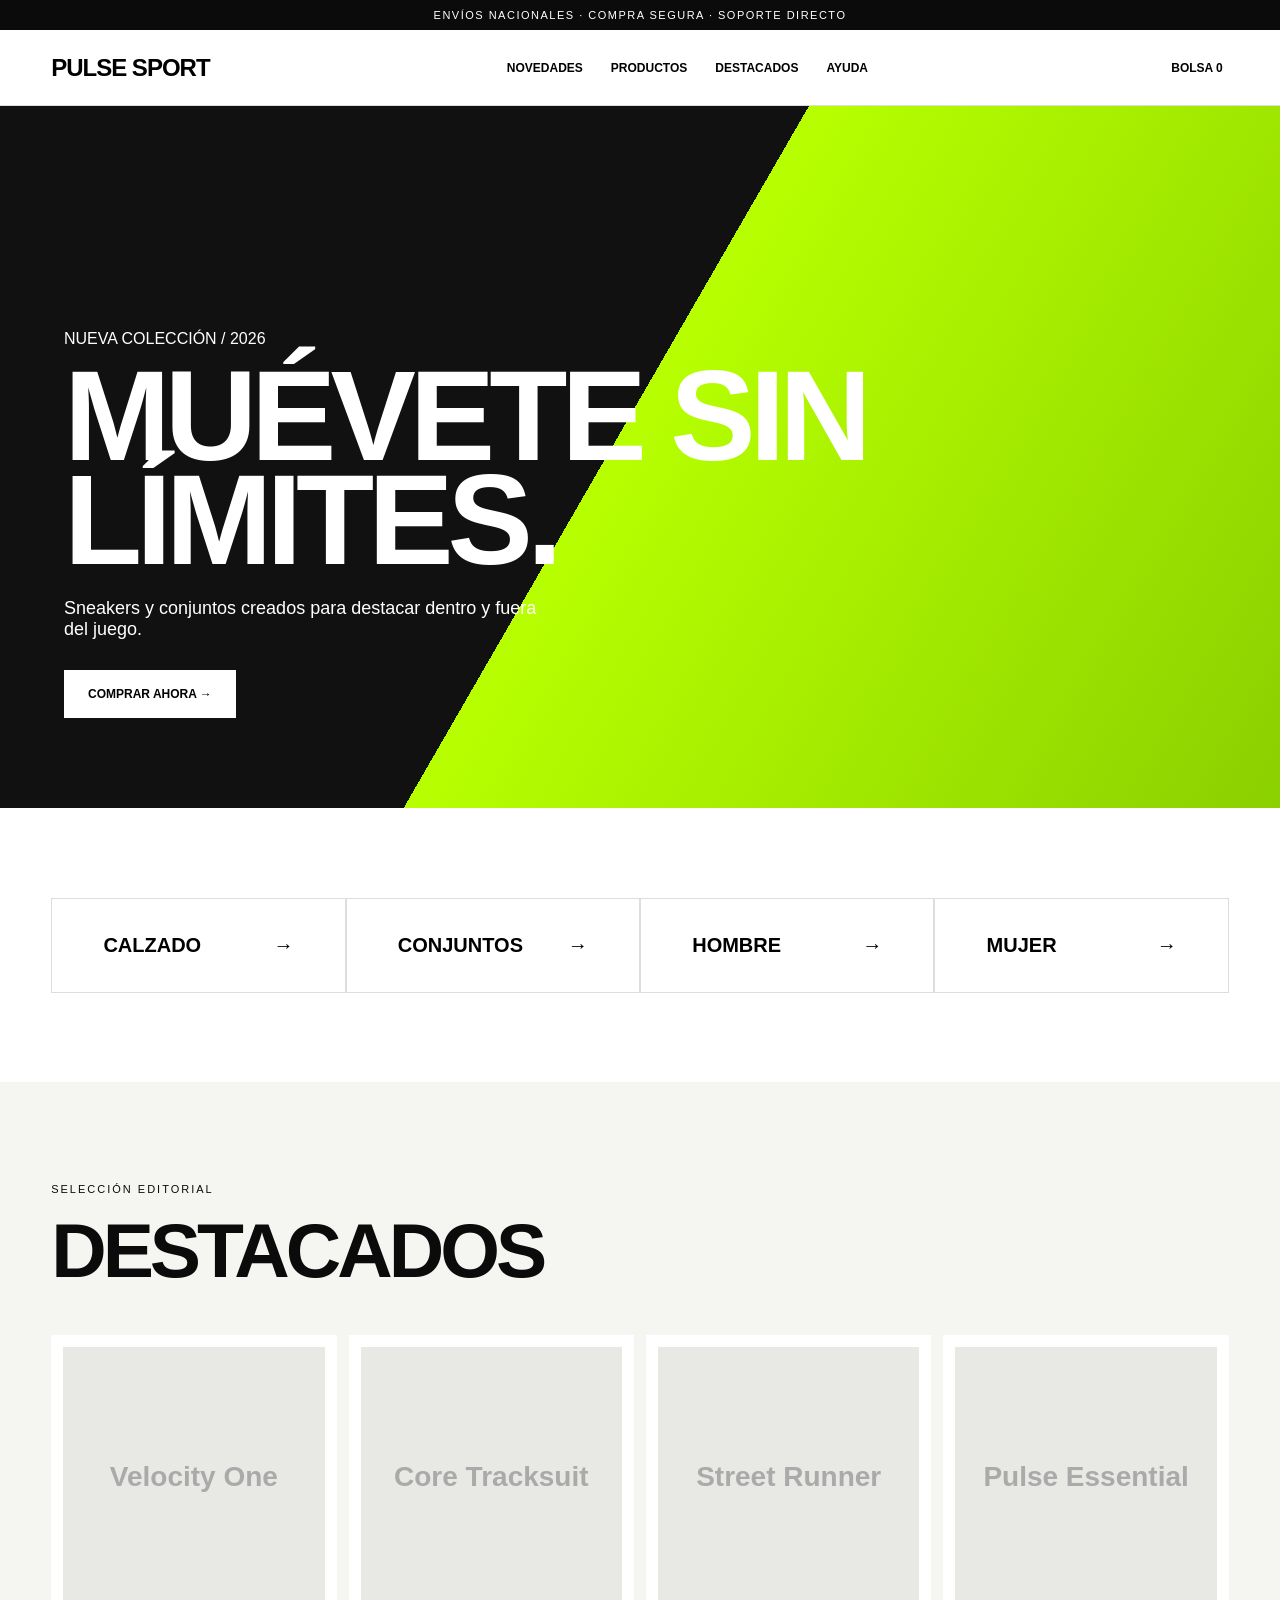
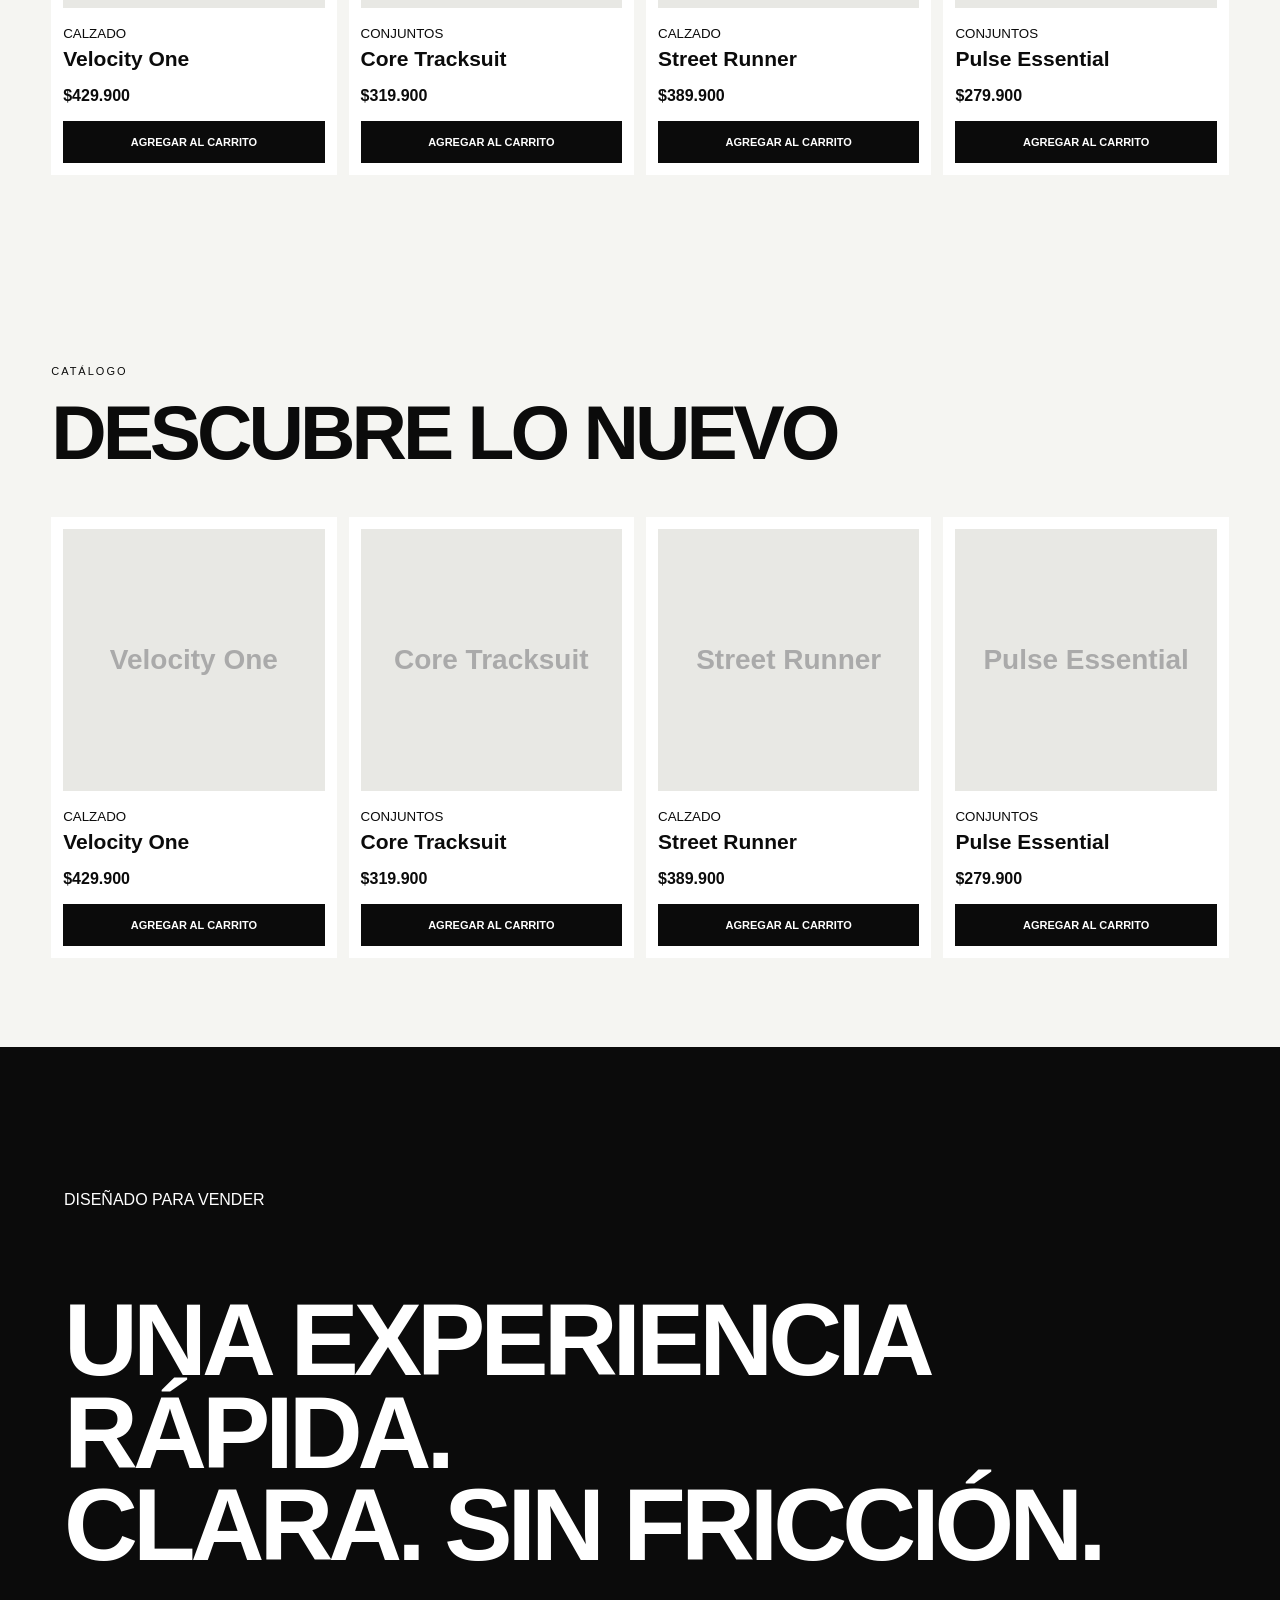
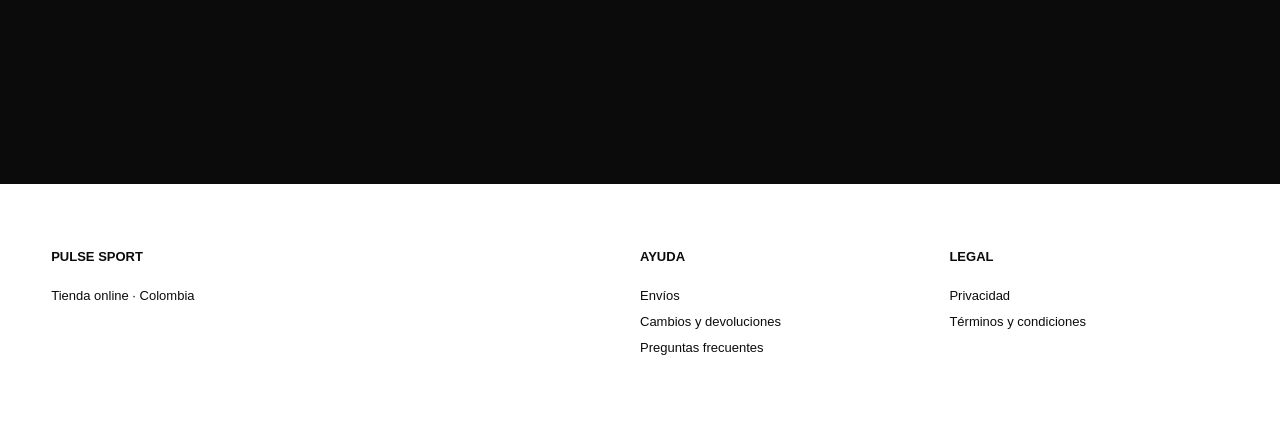
<file: index.html>
<!doctype html><html lang="es"><head><meta charset="utf-8"><meta name="viewport" content="width=device-width,initial-scale=1"><title>PULSE SPORT</title><link rel="stylesheet" href="style.css"></head>
<body><div class="announce">ENVÍOS NACIONALES · COMPRA SEGURA · SOPORTE DIRECTO</div>
<header><a class="logo" href="#">PULSE SPORT</a><nav><a href="#productos">NOVEDADES</a><a href="#productos">PRODUCTOS</a><a href="#destacados">DESTACADOS</a><a href="#footer">AYUDA</a></nav><button class="bag" onclick="openCart()">BOLSA <b id="count">0</b></button></header>
<main><section class="hero"><div><p>NUEVA COLECCIÓN / 2026</p><h1>MUÉVETE SIN LÍMITES.</h1><span>Sneakers y conjuntos creados para destacar dentro y fuera del juego.</span><a href="#productos">COMPRAR AHORA →</a></div></section>
<section class="cats"><a href="#productos">CALZADO<span>→</span></a><a href="#productos">CONJUNTOS<span>→</span></a><a href="#productos">HOMBRE<span>→</span></a><a href="#productos">MUJER<span>→</span></a></section>
<section id="destacados"><div class="head"><p>SELECCIÓN EDITORIAL</p><h2>DESTACADOS</h2></div><div class="grid"><article class="card"><div class="ph">Velocity One</div><small>CALZADO</small><h3>Velocity One</h3><p>$429.900</p><button onclick="add('Velocity One')">AGREGAR AL CARRITO</button></article><article class="card"><div class="ph">Core Tracksuit</div><small>CONJUNTOS</small><h3>Core Tracksuit</h3><p>$319.900</p><button onclick="add('Core Tracksuit')">AGREGAR AL CARRITO</button></article><article class="card"><div class="ph">Street Runner</div><small>CALZADO</small><h3>Street Runner</h3><p>$389.900</p><button onclick="add('Street Runner')">AGREGAR AL CARRITO</button></article><article class="card"><div class="ph">Pulse Essential</div><small>CONJUNTOS</small><h3>Pulse Essential</h3><p>$279.900</p><button onclick="add('Pulse Essential')">AGREGAR AL CARRITO</button></article></div></section><section id="productos"><div class="head"><p>CATÁLOGO</p><h2>DESCUBRE LO NUEVO</h2></div><div class="grid"><article class="card"><div class="ph">Velocity One</div><small>CALZADO</small><h3>Velocity One</h3><p>$429.900</p><button onclick="add('Velocity One')">AGREGAR AL CARRITO</button></article><article class="card"><div class="ph">Core Tracksuit</div><small>CONJUNTOS</small><h3>Core Tracksuit</h3><p>$319.900</p><button onclick="add('Core Tracksuit')">AGREGAR AL CARRITO</button></article><article class="card"><div class="ph">Street Runner</div><small>CALZADO</small><h3>Street Runner</h3><p>$389.900</p><button onclick="add('Street Runner')">AGREGAR AL CARRITO</button></article><article class="card"><div class="ph">Pulse Essential</div><small>CONJUNTOS</small><h3>Pulse Essential</h3><p>$279.900</p><button onclick="add('Pulse Essential')">AGREGAR AL CARRITO</button></article></div></section>
<section class="manifest"><p>DISEÑADO PARA VENDER</p><h2>UNA EXPERIENCIA RÁPIDA.<br>CLARA. SIN FRICCIÓN.</h2></section></main>
<footer id="footer"><div><b>PULSE SPORT</b><p>Tienda online · Colombia</p></div><div><b>AYUDA</b><p>Envíos<br>Cambios y devoluciones<br>Preguntas frecuentes</p></div><div><b>LEGAL</b><p>Privacidad<br>Términos y condiciones</p></div></footer>
<div class="drawer" id="drawer"><button class="close" onclick="openCart()">×</button><h2>TU BOLSA</h2><div id="items"></div><div class="total">TOTAL <b id="total">$0</b></div><button class="checkout" onclick="checkout()">CONTINUAR AL PAGO</button><small>Checkout preparado para conectar una pasarela real.</small></div><div id="shade" onclick="openCart()"></div>
<script src="app.js"></script></body></html>
</file>
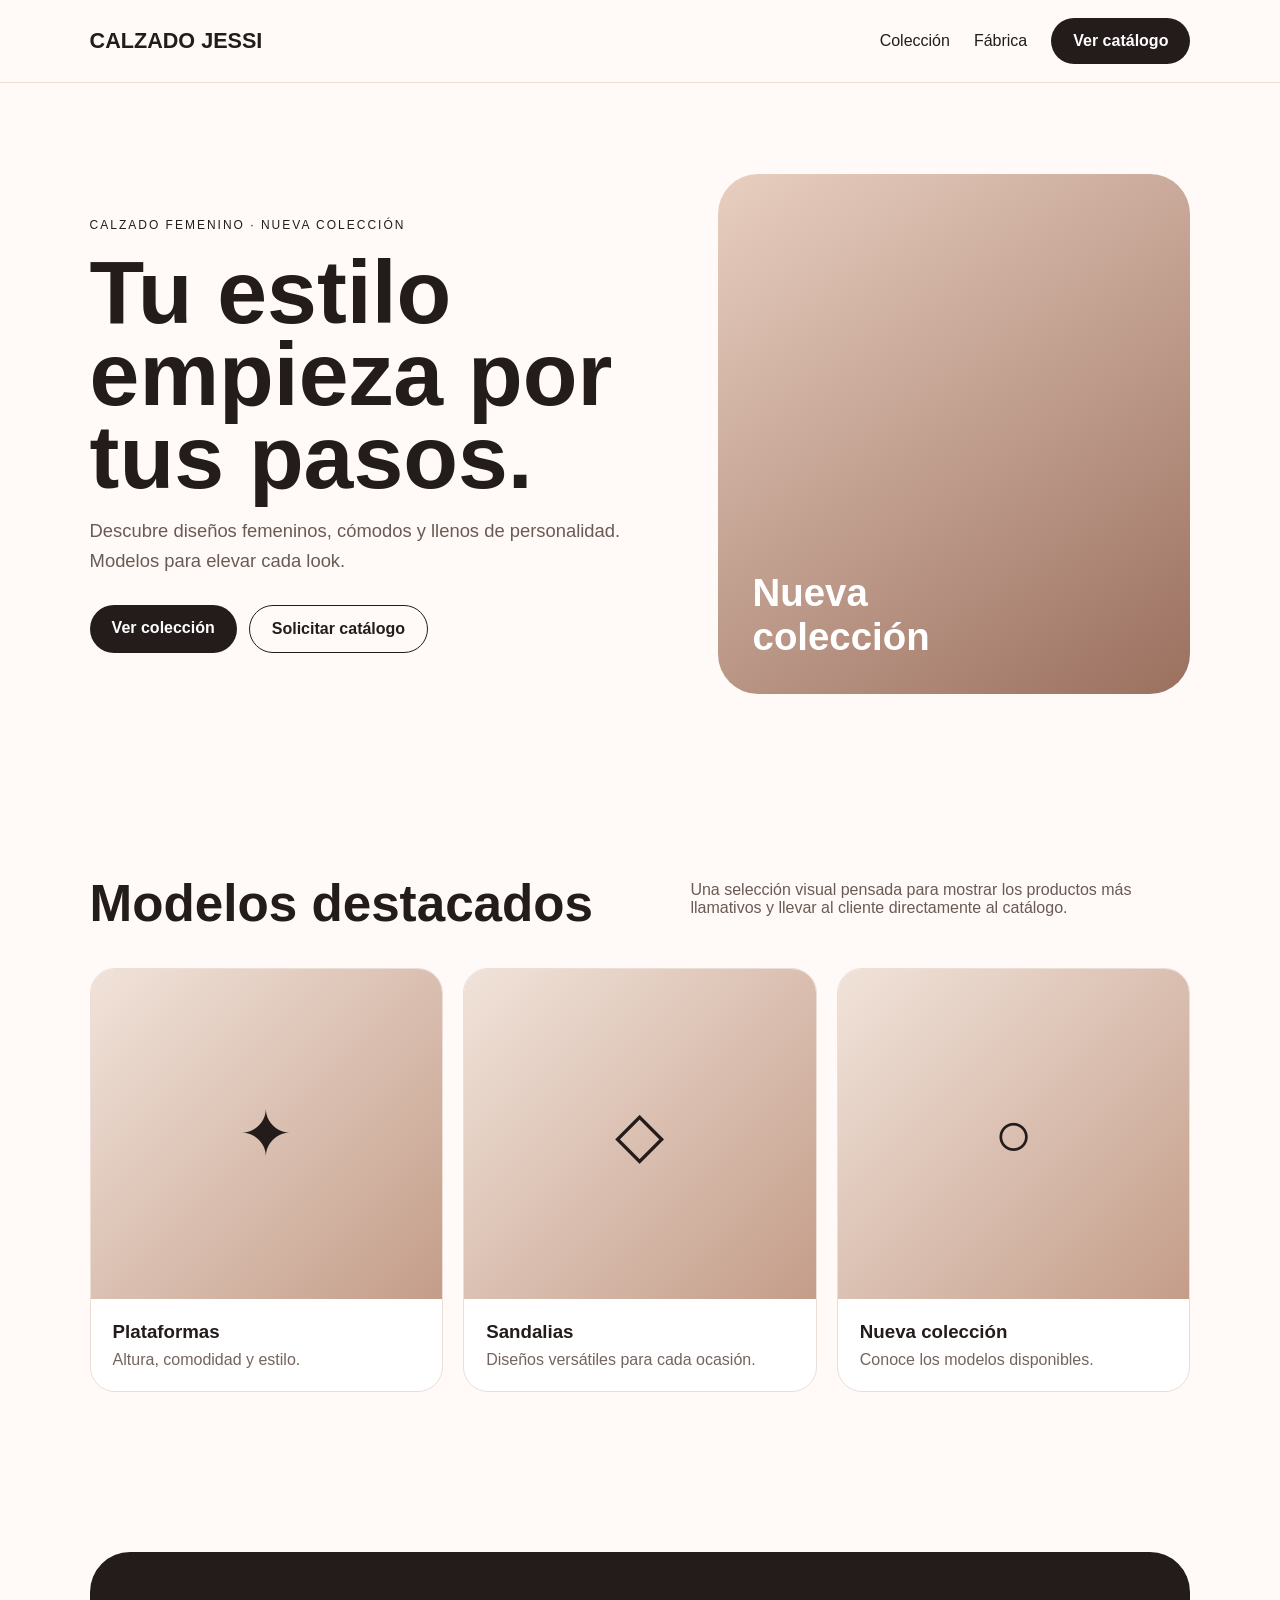
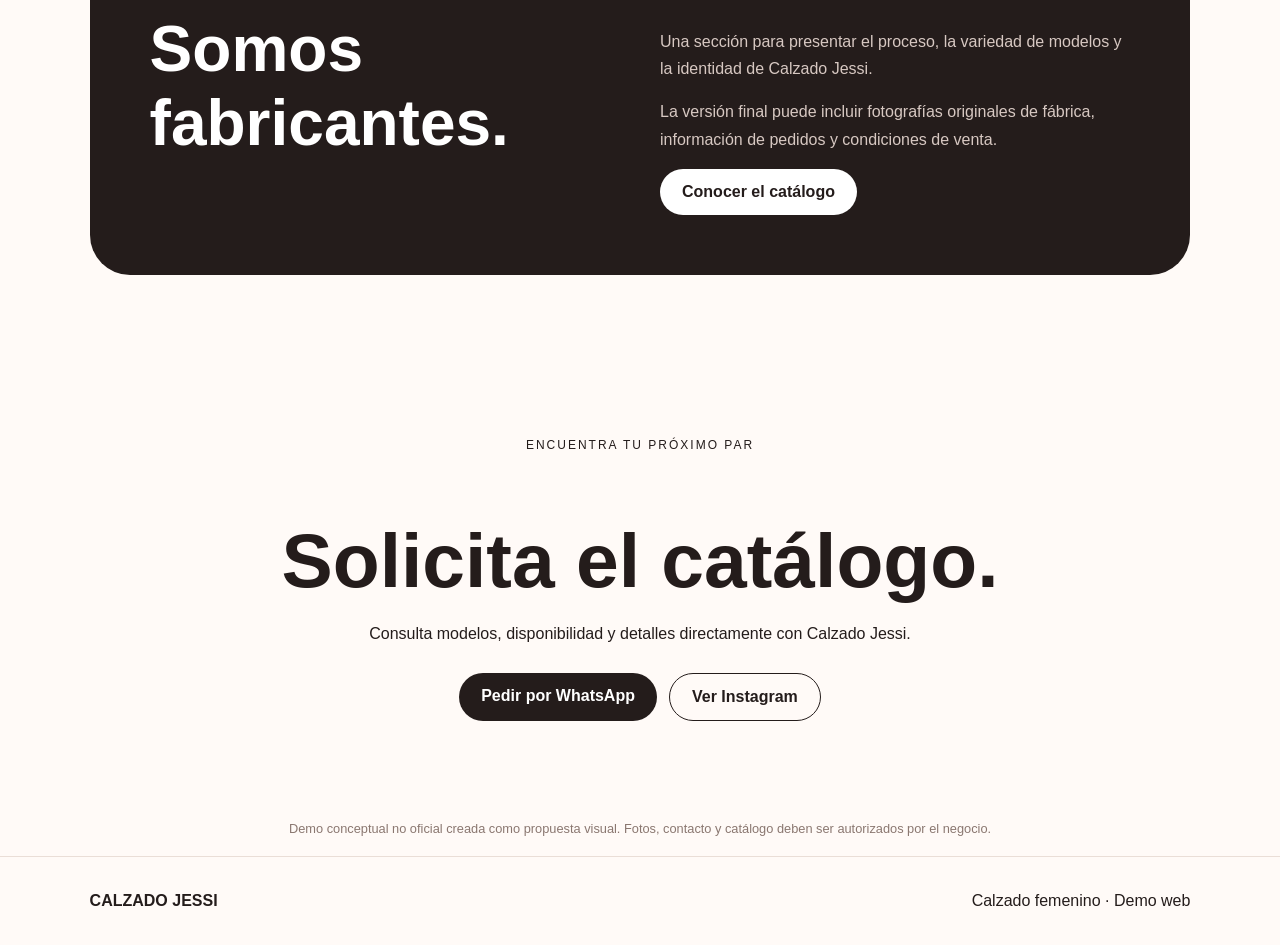
<file: demo_calzado_jessiindex.html>
<!DOCTYPE html>
<html lang="es">
<head>
<meta charset="UTF-8"><meta name="viewport" content="width=device-width,initial-scale=1">
<title>Calzado Jessi | Demo conceptual</title>
<style>
*{box-sizing:border-box}body{margin:0;font-family:Arial,sans-serif;color:#241c1b;background:#fffaf7}a{text-decoration:none;color:inherit}
header{position:sticky;top:0;background:#fffaf7ee;backdrop-filter:blur(10px);display:flex;justify-content:space-between;align-items:center;padding:18px 7%;z-index:5;border-bottom:1px solid #eaded7}
.logo{font-size:1.35rem;font-weight:800}.nav{display:flex;gap:24px;align-items:center}.btn{display:inline-block;padding:14px 22px;border-radius:30px;background:#241c1b;color:white;font-weight:700}.btn.alt{background:transparent;color:#241c1b;border:1px solid #241c1b}
.hero{min-height:78vh;display:grid;grid-template-columns:1.1fr .9fr;align-items:center;padding:70px 7%;gap:50px}
.tag{letter-spacing:2px;text-transform:uppercase;font-size:.75rem}.hero h1{font-size:clamp(3rem,7vw,6.5rem);line-height:.92;margin:18px 0}.hero p{font-size:1.15rem;max-width:560px;line-height:1.6;color:#6a5a55}.actions{display:flex;gap:12px;flex-wrap:wrap;margin-top:30px}
.visual{min-height:520px;border-radius:40px;background:linear-gradient(145deg,#e8cfc0,#9b705f);display:flex;align-items:end;padding:35px;color:white}.visual h2{font-size:2.4rem;margin:0}
section{padding:80px 7%}.section-head{display:flex;justify-content:space-between;align-items:end;gap:20px;margin-bottom:35px}.section-head h2{font-size:clamp(2rem,4vw,3.5rem);margin:0}.section-head p{max-width:500px;color:#6a5a55}
.grid{display:grid;grid-template-columns:repeat(3,1fr);gap:20px}.card{background:white;border-radius:25px;overflow:hidden;border:1px solid #eaded7}.photo{height:330px;background:linear-gradient(135deg,#f1e3da,#c49d89);display:grid;place-items:center;font-size:4rem}.card div:last-child{padding:22px}.card h3{margin:0 0 8px}.card p{margin:0;color:#74645e}
.factory{background:#241c1b;color:white;border-radius:40px;padding:60px;display:grid;grid-template-columns:1fr 1fr;gap:40px}.factory h2{font-size:clamp(2.5rem,5vw,5rem);margin:0}.factory p{line-height:1.7;color:#d7c8c2}
.cta{text-align:center}.cta h2{font-size:clamp(2.5rem,6vw,5rem);margin-bottom:20px}.note{text-align:center;font-size:.8rem;color:#8a7770;padding:20px}
footer{padding:35px 7%;display:flex;justify-content:space-between;border-top:1px solid #eaded7}
@media(max-width:800px){.nav a:not(.btn){display:none}.hero{grid-template-columns:1fr;padding-top:45px}.visual{min-height:380px}.grid{grid-template-columns:1fr}.factory{grid-template-columns:1fr;padding:35px}.section-head,footer{align-items:start;flex-direction:column}.photo{height:280px}}
</style>
</head>
<body>
<header><div class="logo">CALZADO JESSI</div><nav class="nav"><a href="#coleccion">Colección</a><a href="#fabrica">Fábrica</a><a class="btn" href="#catalogo">Ver catálogo</a></nav></header>
<main>
<section class="hero"><div><span class="tag">Calzado femenino · Nueva colección</span><h1>Tu estilo empieza por tus pasos.</h1><p>Descubre diseños femeninos, cómodos y llenos de personalidad. Modelos para elevar cada look.</p><div class="actions"><a class="btn" href="#coleccion">Ver colección</a><a class="btn alt" href="#catalogo">Solicitar catálogo</a></div></div><div class="visual"><h2>Nueva<br>colección</h2></div></section>
<section id="coleccion"><div class="section-head"><h2>Modelos destacados</h2><p>Una selección visual pensada para mostrar los productos más llamativos y llevar al cliente directamente al catálogo.</p></div><div class="grid">
<article class="card"><div class="photo">✦</div><div><h3>Plataformas</h3><p>Altura, comodidad y estilo.</p></div></article>
<article class="card"><div class="photo">◇</div><div><h3>Sandalias</h3><p>Diseños versátiles para cada ocasión.</p></div></article>
<article class="card"><div class="photo">○</div><div><h3>Nueva colección</h3><p>Conoce los modelos disponibles.</p></div></article>
</div></section>
<section id="fabrica"><div class="factory"><h2>Somos fabricantes.</h2><div><p>Una sección para presentar el proceso, la variedad de modelos y la identidad de Calzado Jessi.</p><p>La versión final puede incluir fotografías originales de fábrica, información de pedidos y condiciones de venta.</p><a class="btn" style="background:white;color:#241c1b" href="#catalogo">Conocer el catálogo</a></div></div></section>
<section class="cta" id="catalogo"><span class="tag">Encuentra tu próximo par</span><h2>Solicita el catálogo.</h2><p>Consulta modelos, disponibilidad y detalles directamente con Calzado Jessi.</p><div class="actions" style="justify-content:center"><a class="btn" href="#">Pedir por WhatsApp</a><a class="btn alt" href="https://www.instagram.com/calzado.jessi/">Ver Instagram</a></div></section>
</main>
<div class="note">Demo conceptual no oficial creada como propuesta visual. Fotos, contacto y catálogo deben ser autorizados por el negocio.</div>
<footer><strong>CALZADO JESSI</strong><span>Calzado femenino · Demo web</span></footer>
</body></html>
</file>
<file: style.css>
*{box-sizing:border-box}html{scroll-behavior:smooth}body{margin:0;font-family:Arial,Helvetica,sans-serif;color:#0b0b0b;background:#f5f5f2}.announce{background:#0b0b0b;color:white;text-align:center;padding:9px;font-size:11px;letter-spacing:1.5px}header{height:76px;display:flex;align-items:center;justify-content:space-between;padding:0 4vw;background:#fff;position:sticky;top:0;z-index:5;border-bottom:1px solid #ddd}.logo{font-size:24px;font-weight:900;letter-spacing:-1px;color:#000;text-decoration:none}nav{display:flex;gap:28px}nav a,.bag{font-size:12px;font-weight:800;color:#000;text-decoration:none;background:none;border:0}.bag{cursor:pointer}.hero{min-height:78vh;display:flex;align-items:end;padding:7vw 5vw;background:linear-gradient(120deg,#111 0%,#111 48%,#b7ff00 48%,#8bd000 100%);color:white}.hero h1{font-size:clamp(55px,10vw,150px);line-height:.82;margin:10px 0 25px;letter-spacing:-6px;max-width:1000px}.hero span{display:block;max-width:500px;font-size:18px;margin-bottom:30px}.hero a{display:inline-block;background:white;color:#000;padding:17px 24px;text-decoration:none;font-weight:900;font-size:12px}.cats{display:grid;grid-template-columns:repeat(4,1fr);background:white}.cats a{padding:35px 4vw;border:1px solid #ddd;text-decoration:none;color:#000;font-size:20px;font-weight:800;display:flex;justify-content:space-between}section{padding:7vw 4vw}.head p{font-size:11px;letter-spacing:2px}.head h2{font-size:clamp(38px,6vw,85px);letter-spacing:-4px;margin:5px 0 40px}.grid{display:grid;grid-template-columns:repeat(4,1fr);gap:12px}.card{background:white;padding:12px}.ph{aspect-ratio:1/1;background:#e8e8e4;display:grid;place-items:center;text-align:center;padding:20px;font-size:28px;font-weight:900;color:#aaa}.card small{display:block;margin-top:18px}.card h3{font-size:21px;margin:6px 0}.card p{font-weight:700}button{font:inherit}.card button,.checkout{width:100%;padding:15px;background:#0b0b0b;color:white;border:0;font-size:11px;font-weight:900;cursor:pointer}.manifest{background:#0b0b0b;color:#fff;padding:10vw 5vw}.manifest h2{font-size:clamp(45px,8vw,110px);letter-spacing:-5px;line-height:.9}footer{display:grid;grid-template-columns:2fr 1fr 1fr;gap:30px;padding:60px 4vw;background:white;line-height:2;font-size:13px}.drawer{position:fixed;right:-440px;top:0;width:min(440px,100%);height:100vh;background:white;z-index:10;padding:35px;transition:.35s;overflow:auto}.drawer.on{right:0}.close{float:right;border:0;background:none;font-size:30px}#shade{display:none;position:fixed;inset:0;background:#0008;z-index:9}#shade.on{display:block}.cartrow{padding:16px 0;border-bottom:1px solid #ddd;display:flex;justify-content:space-between}.total{display:flex;justify-content:space-between;font-size:20px;padding:30px 0}.checkout{padding:20px}@media(max-width:760px){nav{display:none}header{height:62px}.hero{min-height:70vh}.hero h1{letter-spacing:-3px}.cats{grid-template-columns:1fr 1fr}.grid{grid-template-columns:1fr 1fr}section{padding:70px 14px}.head h2{letter-spacing:-2px}footer{grid-template-columns:1fr}}
</file>
